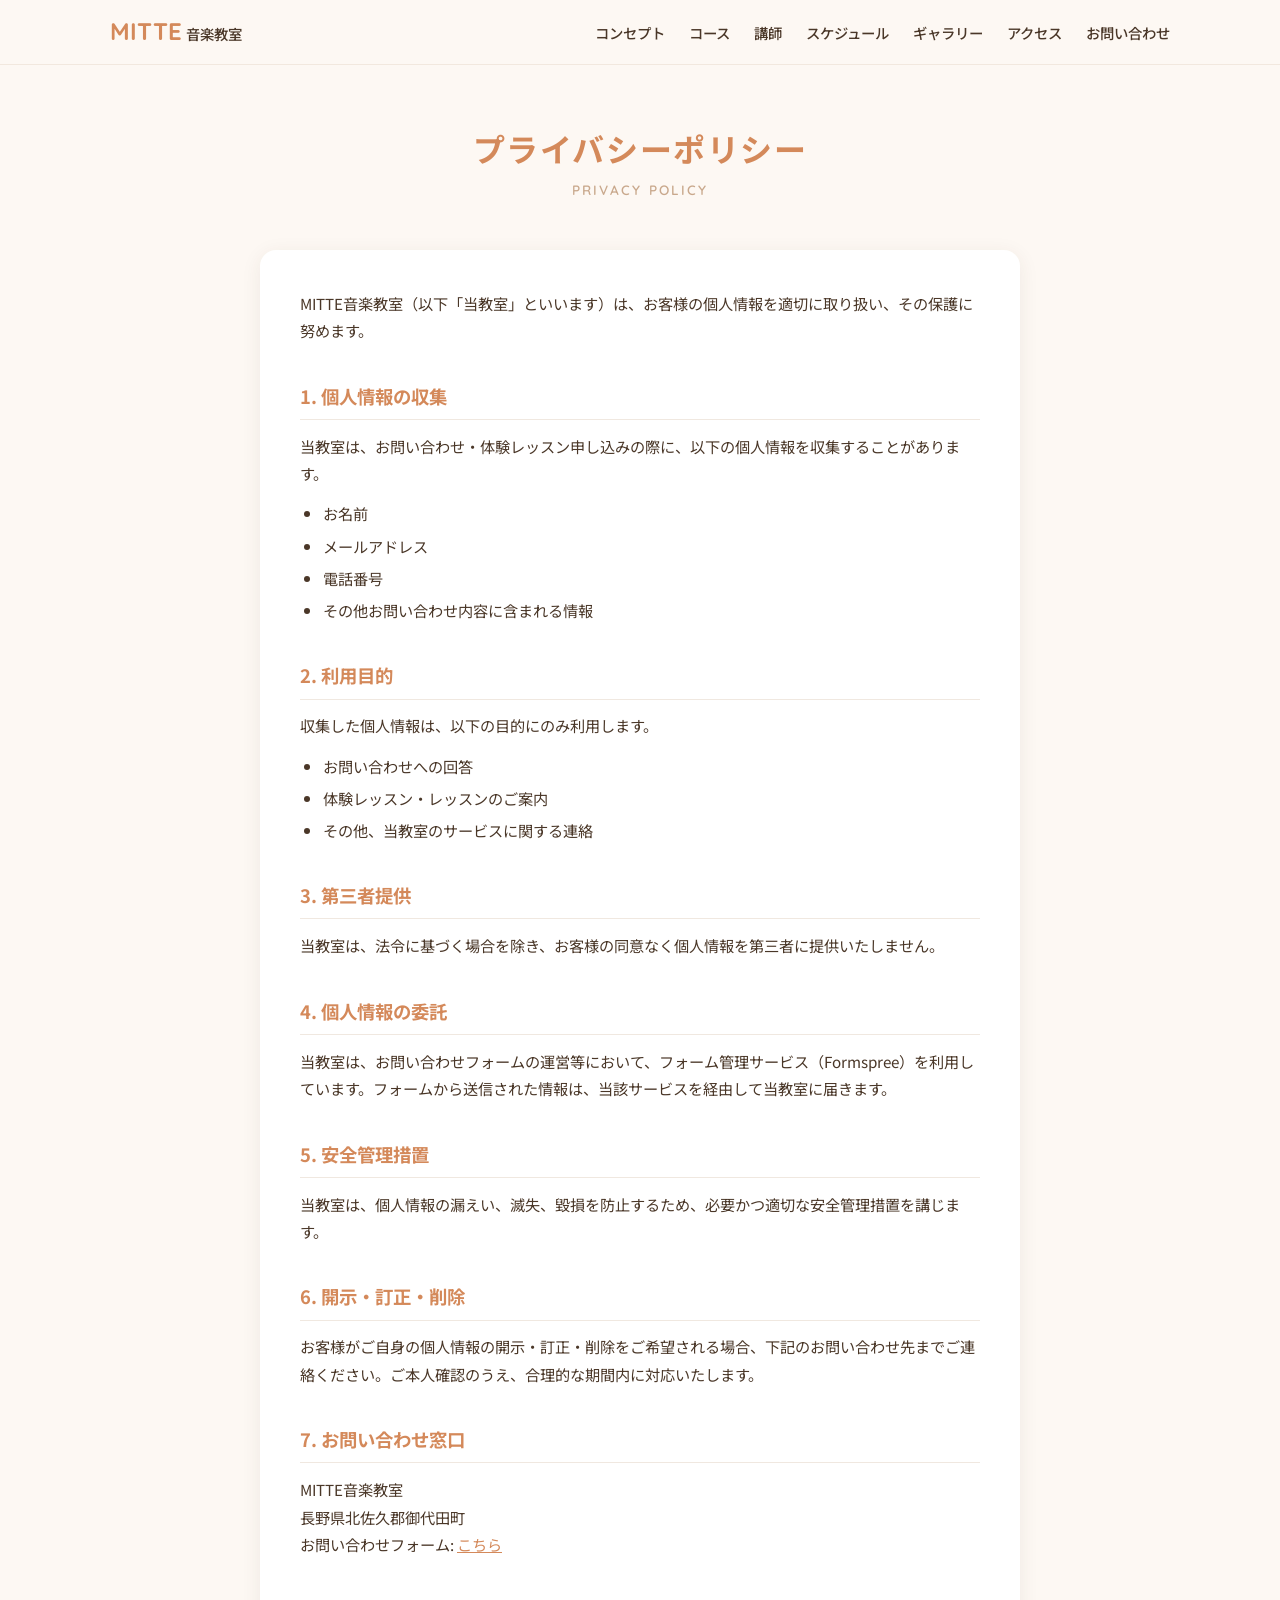
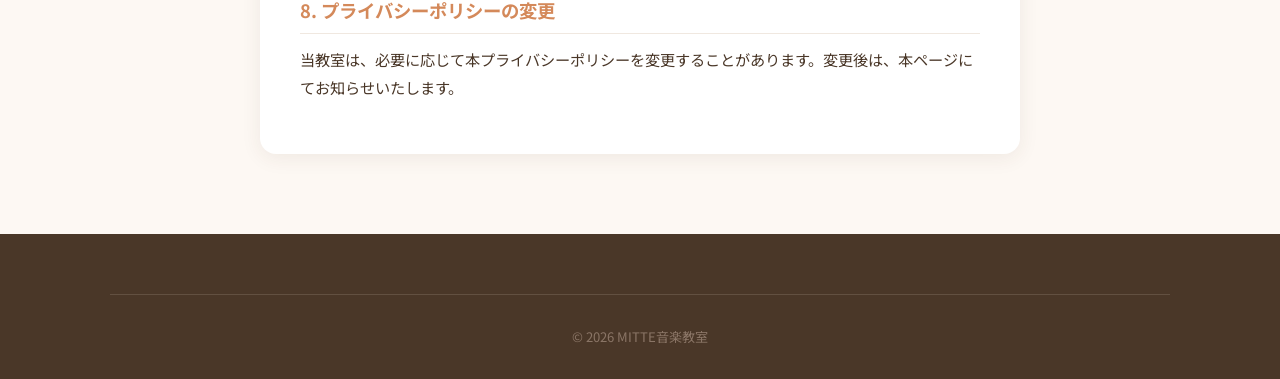
<file: privacy.html>
<!DOCTYPE html>
<html lang="ja">
<head>
  <meta charset="UTF-8">
  <meta name="viewport" content="width=device-width, initial-scale=1.0">
  <title>プライバシーポリシー | MITTE音楽教室</title>
  <meta name="description" content="MITTE音楽教室のプライバシーポリシーについてご案内します。">
  <link rel="preconnect" href="https://fonts.googleapis.com">
  <link rel="preconnect" href="https://fonts.gstatic.com" crossorigin>
  <link href="https://fonts.googleapis.com/css2?family=Noto+Sans+JP:wght@400;500;700&family=Quicksand:wght@400;600;700&display=swap" rel="stylesheet">
  <link rel="stylesheet" href="style.css">
</head>
<body>

<header class="header">
  <div class="header-inner">
    <a href="index.html" class="logo">MITTE<span class="logo-sub">音楽教室</span></a>
    <nav class="nav">
      <ul>
        <li><a href="index.html#concept">コンセプト</a></li>
        <li><a href="index.html#courses">コース</a></li>
        <li><a href="index.html#instructors">講師</a></li>
        <li><a href="index.html#schedule">スケジュール</a></li>
        <li><a href="index.html#gallery">ギャラリー</a></li>
        <li><a href="index.html#access">アクセス</a></li>
        <li><a href="index.html#contact">お問い合わせ</a></li>
      </ul>
    </nav>
  </div>
</header>

<main class="page-main">
  <div class="container">
    <h1 class="page-title">プライバシーポリシー</h1>
    <p class="page-subtitle">PRIVACY POLICY</p>

    <div class="page-body">
      <p>MITTE音楽教室（以下「当教室」といいます）は、お客様の個人情報を適切に取り扱い、その保護に努めます。</p>

      <h2>1. 個人情報の収集</h2>
      <p>当教室は、お問い合わせ・体験レッスン申し込みの際に、以下の個人情報を収集することがあります。</p>
      <ul>
        <li>お名前</li>
        <li>メールアドレス</li>
        <li>電話番号</li>
        <li>その他お問い合わせ内容に含まれる情報</li>
      </ul>

      <h2>2. 利用目的</h2>
      <p>収集した個人情報は、以下の目的にのみ利用します。</p>
      <ul>
        <li>お問い合わせへの回答</li>
        <li>体験レッスン・レッスンのご案内</li>
        <li>その他、当教室のサービスに関する連絡</li>
      </ul>

      <h2>3. 第三者提供</h2>
      <p>当教室は、法令に基づく場合を除き、お客様の同意なく個人情報を第三者に提供いたしません。</p>

      <h2>4. 個人情報の委託</h2>
      <p>当教室は、お問い合わせフォームの運営等において、フォーム管理サービス（Formspree）を利用しています。フォームから送信された情報は、当該サービスを経由して当教室に届きます。</p>

      <h2>5. 安全管理措置</h2>
      <p>当教室は、個人情報の漏えい、滅失、毀損を防止するため、必要かつ適切な安全管理措置を講じます。</p>

      <h2>6. 開示・訂正・削除</h2>
      <p>お客様がご自身の個人情報の開示・訂正・削除をご希望される場合、下記のお問い合わせ先までご連絡ください。ご本人確認のうえ、合理的な期間内に対応いたします。</p>

      <h2>7. お問い合わせ窓口</h2>
      <p>
        MITTE音楽教室<br>
        長野県北佐久郡御代田町<br>
        お問い合わせフォーム: <a href="index.html#contact">こちら</a>
      </p>

      <h2>8. プライバシーポリシーの変更</h2>
      <p>当教室は、必要に応じて本プライバシーポリシーを変更することがあります。変更後は、本ページにてお知らせいたします。</p>
    </div>
  </div>
</main>

<footer class="footer">
  <div class="container">
    <div class="footer-bottom">
      <p>&copy; 2026 MITTE音楽教室</p>
    </div>
  </div>
</footer>

</body>
</html>
</file>
<file: style.css>
* {
  margin: 0;
  padding: 0;
  box-sizing: border-box;
}

html {
  scroll-behavior: smooth;
}

body {
  font-family: 'Noto Sans JP', sans-serif;
  color: #4a3728;
  line-height: 1.8;
  background: #fdf8f3;
}

a {
  text-decoration: none;
  color: inherit;
}

img {
  max-width: 100%;
  height: auto;
}

ul {
  list-style: none;
}

.container {
  max-width: 1100px;
  margin: 0 auto;
  padding: 0 20px;
}

.section {
  padding: 80px 0;
}

.section-bg {
  background: #f5ede4;
}

.section-title {
  text-align: center;
  font-size: 2rem;
  font-weight: 700;
  color: #d4895a;
  letter-spacing: 0.05em;
}

.section-subtitle {
  text-align: center;
  font-family: 'Quicksand', sans-serif;
  font-size: 0.85rem;
  font-weight: 600;
  color: #c9a88c;
  letter-spacing: 0.15em;
  margin-bottom: 3rem;
  text-transform: uppercase;
}

.text-center {
  text-align: center;
}

.btn {
  display: inline-block;
  padding: 14px 40px;
  border-radius: 50px;
  font-weight: 700;
  font-size: 1rem;
  transition: all 0.3s;
  cursor: pointer;
  border: none;
  font-family: 'Noto Sans JP', sans-serif;
}

.btn-primary {
  background: linear-gradient(135deg, #d4895a, #e8a87c);
  color: #fff;
  box-shadow: 0 4px 15px rgba(212, 137, 90, 0.3);
}

.btn-primary:hover {
  transform: translateY(-2px);
  box-shadow: 0 6px 20px rgba(212, 137, 90, 0.4);
}

.header {
  position: fixed;
  top: 0;
  left: 0;
  width: 100%;
  z-index: 1000;
  background: rgba(253, 248, 243, 0.95);
  backdrop-filter: blur(10px);
  border-bottom: 1px solid rgba(201, 168, 140, 0.2);
}

.header-inner {
  max-width: 1100px;
  margin: 0 auto;
  padding: 0 20px;
  display: flex;
  justify-content: space-between;
  align-items: center;
  height: 64px;
}

.logo {
  font-family: 'Quicksand', sans-serif;
  font-size: 1.5rem;
  font-weight: 700;
  color: #d4895a;
}

.logo-sub {
  font-family: 'Noto Sans JP', sans-serif;
  font-size: 0.9rem;
  font-weight: 500;
  color: #4a3728;
  margin-left: 4px;
}

.nav ul {
  display: flex;
  gap: 24px;
}

.nav a {
  font-size: 0.9rem;
  font-weight: 500;
  color: #4a3728;
  transition: color 0.3s;
  position: relative;
}

.nav a::after {
  content: '';
  position: absolute;
  bottom: -4px;
  left: 0;
  width: 0;
  height: 2px;
  background: #d4895a;
  transition: width 0.3s;
}

.nav a:hover {
  color: #d4895a;
}

.nav a:hover::after {
  width: 100%;
}

.hamburger {
  display: none;
  flex-direction: column;
  gap: 5px;
  background: none;
  border: none;
  cursor: pointer;
  padding: 4px;
}

.hamburger span {
  width: 28px;
  height: 2px;
  background: #4a3728;
  border-radius: 2px;
  transition: all 0.3s;
}

.hero {
  height: 100vh;
  min-height: 500px;
  display: flex;
  align-items: center;
  justify-content: center;
  text-align: center;
  position: relative;
  background: linear-gradient(135deg, #f5ede4 0%, #e8d5c4 50%, #dbb99a 100%);
}

.hero-overlay {
  position: absolute;
  inset: 0;
  background: radial-gradient(circle at 30% 40%, rgba(255,255,255,0.3) 0%, transparent 60%);
}

.hero-content {
  position: relative;
  z-index: 1;
  padding: 20px;
}

.hero h1 {
  font-size: clamp(2rem, 5vw, 3.5rem);
  font-weight: 700;
  color: #4a3728;
  line-height: 1.4;
  margin-bottom: 1rem;
}

.hero p {
  font-size: clamp(0.95rem, 2vw, 1.15rem);
  color: #6b5544;
  margin-bottom: 2rem;
}

/* Concept */
.concept-grid {
  display: grid;
  grid-template-columns: repeat(auto-fit, minmax(280px, 1fr));
  gap: 40px;
}

.concept-item {
  text-align: center;
  padding: 30px 20px;
}

.concept-icon {
  font-size: 2.5rem;
  color: #d4895a;
  margin-bottom: 1rem;
}

.concept-item h3 {
  font-size: 1.2rem;
  margin-bottom: 0.8rem;
  color: #4a3728;
}

.concept-item p {
  font-size: 0.95rem;
  color: #6b5544;
}

/* Courses */
.courses-grid {
  display: grid;
  grid-template-columns: repeat(auto-fit, minmax(240px, 1fr));
  gap: 24px;
}

.course-card {
  background: #fff;
  border-radius: 16px;
  overflow: hidden;
  box-shadow: 0 4px 20px rgba(74, 55, 40, 0.08);
  transition: transform 0.3s, box-shadow 0.3s;
}

.course-card:hover {
  transform: translateY(-4px);
  box-shadow: 0 8px 30px rgba(74, 55, 40, 0.12);
}

.course-img {
  height: 160px;
  display: flex;
  align-items: center;
  justify-content: center;
  font-family: 'Quicksand', sans-serif;
  font-weight: 600;
  font-size: 1.2rem;
  color: rgba(255,255,255,0.6);
}

.course-img.piano {
  background: linear-gradient(135deg, #d4895a, #e8a87c);
}

.course-img.solfege {
  background: linear-gradient(135deg, #b8a08e, #c9a88c);
}

.course-img.cello {
  background: linear-gradient(135deg, #a68b7a, #bf9f8a);
}

.course-img.contrabass {
  background: linear-gradient(135deg, #8a7060, #a68878);
}

.course-body {
  padding: 20px;
}

.course-body h3 {
  font-size: 1.15rem;
  margin-bottom: 0.5rem;
  color: #4a3728;
}

.course-body p {
  font-size: 0.88rem;
  color: #6b5544;
  margin-bottom: 0.8rem;
}

.course-detail {
  font-size: 0.82rem;
  color: #8a7566;
}

.course-detail li {
  position: relative;
  padding-left: 14px;
}

.course-detail li::before {
  content: '・';
  position: absolute;
  left: 0;
}

/* Instructors */
.instructors-grid {
  display: grid;
  grid-template-columns: repeat(auto-fit, minmax(220px, 1fr));
  gap: 32px;
  max-width: 600px;
  margin: 0 auto;
}

.instructor-card {
  text-align: center;
}

.instructor-img {
  width: 180px;
  height: 180px;
  border-radius: 50%;
  margin: 0 auto 1rem;
  background: #e8d5c4;
  display: flex;
  align-items: center;
  justify-content: center;
  font-size: 0.85rem;
  color: #8a7566;
}

.instructor-card h3 {
  font-size: 1.1rem;
  margin-bottom: 0.3rem;
}

.instructor-card p {
  font-size: 0.88rem;
  color: #8a7566;
}

/* Schedule */
.schedule-table-wrap {
  overflow-x: auto;
}

.schedule-table {
  width: 100%;
  border-collapse: collapse;
  background: #fff;
  border-radius: 12px;
  overflow: hidden;
  box-shadow: 0 4px 20px rgba(74, 55, 40, 0.08);
}

.schedule-table th,
.schedule-table td {
  padding: 14px 16px;
  text-align: center;
  font-size: 0.9rem;
  border-bottom: 1px solid #f0e8e0;
}

.schedule-table th {
  background: #d4895a;
  color: #fff;
  font-weight: 600;
}

.schedule-table td {
  color: #4a3728;
}

.schedule-table tr:last-child td {
  border-bottom: none;
}

.schedule-table tr:hover td {
  background: #faf3ed;
}

/* Gallery */
.gallery-grid {
  display: grid;
  grid-template-columns: repeat(auto-fit, minmax(280px, 1fr));
  gap: 16px;
}

.gallery-item {
  aspect-ratio: 4 / 3;
  border-radius: 12px;
  display: flex;
  align-items: center;
  justify-content: center;
  font-size: 0.9rem;
  color: rgba(74, 55, 40, 0.4);
  transition: transform 0.3s;
}

.gallery-item:hover {
  transform: scale(1.02);
}

/* Access */
.access-grid {
  display: grid;
  grid-template-columns: 1fr 1fr;
  gap: 40px;
  align-items: start;
}

.access-info h3 {
  font-size: 1.3rem;
  margin-bottom: 1rem;
  color: #d4895a;
}

.access-info dl {
  margin-bottom: 1.5rem;
}

.access-info dt {
  font-weight: 700;
  font-size: 0.85rem;
  color: #8a7566;
  margin-top: 0.8rem;
}

.access-info dt:first-child {
  margin-top: 0;
}

.access-info dd {
  font-size: 0.95rem;
  color: #4a3728;
}

.sns-links {
  display: flex;
  gap: 12px;
  margin-top: 1rem;
}

.sns-link {
  display: inline-flex;
  align-items: center;
  gap: 6px;
  padding: 8px 20px;
  border-radius: 50px;
  background: #fff;
  border: 1px solid #e0d0c0;
  font-size: 0.85rem;
  font-weight: 500;
  color: #4a3728;
  transition: all 0.3s;
}

.sns-link:hover {
  background: #d4895a;
  color: #fff;
  border-color: #d4895a;
}

.map-placeholder {
  width: 100%;
  aspect-ratio: 16 / 10;
  border-radius: 12px;
  background: #e8d5c4;
  display: flex;
  flex-direction: column;
  align-items: center;
  justify-content: center;
  color: #8a7566;
  font-size: 0.9rem;
}

/* Contact */
.contact-form {
  max-width: 600px;
  margin: 0 auto;
  background: #fff;
  padding: 40px;
  border-radius: 16px;
  box-shadow: 0 4px 20px rgba(74, 55, 40, 0.08);
}

.form-group {
  margin-bottom: 20px;
}

.form-group label {
  display: block;
  font-size: 0.9rem;
  font-weight: 500;
  margin-bottom: 6px;
  color: #4a3728;
}

.required {
  color: #e07050;
  font-size: 0.8rem;
}

.form-group input,
.form-group select,
.form-group textarea {
  width: 100%;
  padding: 12px 16px;
  border: 1px solid #e0d0c0;
  border-radius: 10px;
  font-family: 'Noto Sans JP', sans-serif;
  font-size: 0.9rem;
  color: #4a3728;
  background: #fdf8f3;
  transition: border-color 0.3s;
}

.form-group input:focus,
.form-group select:focus,
.form-group textarea:focus {
  outline: none;
  border-color: #d4895a;
  box-shadow: 0 0 0 3px rgba(212, 137, 90, 0.1);
}

.checkbox-label {
  display: flex;
  align-items: center;
  gap: 8px;
  cursor: pointer;
  font-size: 0.9rem;
}

.checkbox-label input[type="checkbox"] {
  width: auto;
  accent-color: #d4895a;
}

.btn-submit {
  width: 100%;
  margin-top: 10px;
}

.btn-secondary {
  display: inline-block;
  padding: 14px 40px;
  border-radius: 50px;
  font-weight: 700;
  font-size: 1rem;
  transition: all 0.3s;
  cursor: pointer;
  border: 1px solid #d4895a;
  color: #d4895a;
  background: #fff;
  font-family: 'Noto Sans JP', sans-serif;
}

.btn-secondary:hover {
  background: #fdf8f3;
}

.confirm-box {
  max-width: 600px;
  margin: 0 auto;
}

.confirm-list {
  margin-bottom: 2rem;
}

.confirm-list dt {
  font-size: 0.82rem;
  font-weight: 700;
  color: #8a7566;
  margin-top: 1rem;
  padding-bottom: 4px;
  border-bottom: 1px solid #f0e8e0;
}

.confirm-list dt:first-child {
  margin-top: 0;
}

.confirm-list dd {
  font-size: 0.95rem;
  color: #4a3728;
  padding: 6px 0 10px;
  white-space: pre-wrap;
  word-break: break-word;
}

.confirm-actions {
  display: flex;
  gap: 16px;
  justify-content: center;
}

.confirm-actions .btn {
  flex: 1;
  max-width: 200px;
  text-align: center;
}

@media (max-width: 768px) {
  .confirm-actions {
    flex-direction: column;
    align-items: center;
  }

  .confirm-actions .btn {
    max-width: 100%;
    width: 100%;
  }
}

/* News / Blog */
.section-blog {
  background: #f5ede4;
}

.news-list {
  max-width: 700px;
  margin: 0 auto;
}

.news-list li {
  display: flex;
  align-items: center;
  gap: 16px;
  padding: 16px 0;
  border-bottom: 1px solid #e8ddd0;
}

.news-list li:last-child {
  border-bottom: none;
}

.news-date {
  font-size: 0.82rem;
  color: #8a7566;
  white-space: nowrap;
  font-family: 'Quicksand', sans-serif;
}

.news-cat {
  font-size: 0.75rem;
  padding: 2px 10px;
  border-radius: 50px;
  background: #d4895a;
  color: #fff;
  white-space: nowrap;
}

.news-list a {
  font-size: 0.9rem;
  color: #4a3728;
  transition: color 0.3s;
}

.news-list a:hover {
  color: #d4895a;
}

/* Page (privacy) */
.page-main {
  padding-top: 120px;
  padding-bottom: 80px;
  min-height: 60vh;
}

.page-title {
  text-align: center;
  font-size: 2rem;
  font-weight: 700;
  color: #d4895a;
  letter-spacing: 0.05em;
}

.page-subtitle {
  text-align: center;
  font-family: 'Quicksand', sans-serif;
  font-size: 0.85rem;
  font-weight: 600;
  color: #c9a88c;
  letter-spacing: 0.15em;
  margin-bottom: 3rem;
  text-transform: uppercase;
}

.page-body {
  max-width: 760px;
  margin: 0 auto;
  background: #fff;
  padding: 40px;
  border-radius: 16px;
  box-shadow: 0 4px 20px rgba(74, 55, 40, 0.08);
  color: #4a3728;
  font-size: 0.95rem;
}

.page-body h2 {
  font-size: 1.15rem;
  color: #d4895a;
  margin-top: 2.2rem;
  margin-bottom: 0.8rem;
  padding-bottom: 6px;
  border-bottom: 1px solid #f0e8e0;
}

.page-body h2:first-child {
  margin-top: 0;
}

.page-body p {
  margin-bottom: 0.8rem;
}

.page-body ul {
  list-style: disc;
  padding-left: 1.5em;
  margin-bottom: 0.8rem;
}

.page-body ul li {
  margin-bottom: 0.3rem;
}

.page-body a {
  color: #d4895a;
  text-decoration: underline;
}

.page-body a:hover {
  color: #e8a87c;
}

@media (max-width: 768px) {
  .page-body {
    padding: 24px;
  }
}

/* Footer */
.footer {
  background: #4a3728;
  color: #e8ddd0;
  padding: 60px 0 30px;
}

.footer-grid {
  display: grid;
  grid-template-columns: 1fr 1fr;
  gap: 40px;
  margin-bottom: 40px;
}

.footer-brand h3 {
  font-family: 'Quicksand', sans-serif;
  font-size: 1.3rem;
  color: #e8a87c;
  margin-bottom: 0.8rem;
}

.footer-brand p {
  font-size: 0.88rem;
  line-height: 1.8;
}

.footer-nav ul {
  display: grid;
  grid-template-columns: 1fr 1fr;
  gap: 8px 16px;
}

.footer-nav a {
  font-size: 0.88rem;
  color: #c9a88c;
  transition: color 0.3s;
}

.footer-nav a:hover {
  color: #e8a87c;
}

.footer-bottom {
  text-align: center;
  padding-top: 30px;
  border-top: 1px solid rgba(232, 221, 208, 0.15);
  font-size: 0.82rem;
  color: #8a7566;
}

@media (max-width: 768px) {
  .section {
    padding: 60px 0;
  }

  .nav {
    position: fixed;
    top: 64px;
    left: 0;
    width: 100%;
    background: rgba(253, 248, 243, 0.98);
    backdrop-filter: blur(10px);
    padding: 20px;
    transform: translateY(-120%);
    transition: transform 0.3s;
    border-bottom: 1px solid rgba(201, 168, 140, 0.2);
  }

  .nav.open {
    transform: translateY(0);
  }

  .nav ul {
    flex-direction: column;
    gap: 16px;
  }

  .nav a {
    font-size: 1rem;
    display: block;
    padding: 8px 0;
  }

  .hamburger {
    display: flex;
  }

  .hamburger.active span:nth-child(1) {
    transform: translateY(7px) rotate(45deg);
  }

  .hamburger.active span:nth-child(2) {
    opacity: 0;
  }

  .hamburger.active span:nth-child(3) {
    transform: translateY(-7px) rotate(-45deg);
  }

  .access-grid {
    grid-template-columns: 1fr;
  }

  .footer-grid {
    grid-template-columns: 1fr;
  }

  .footer-nav ul {
    grid-template-columns: 1fr;
  }

  .contact-form {
    padding: 24px;
  }

  .news-list li {
    flex-wrap: wrap;
    gap: 8px;
  }
}
</file>
